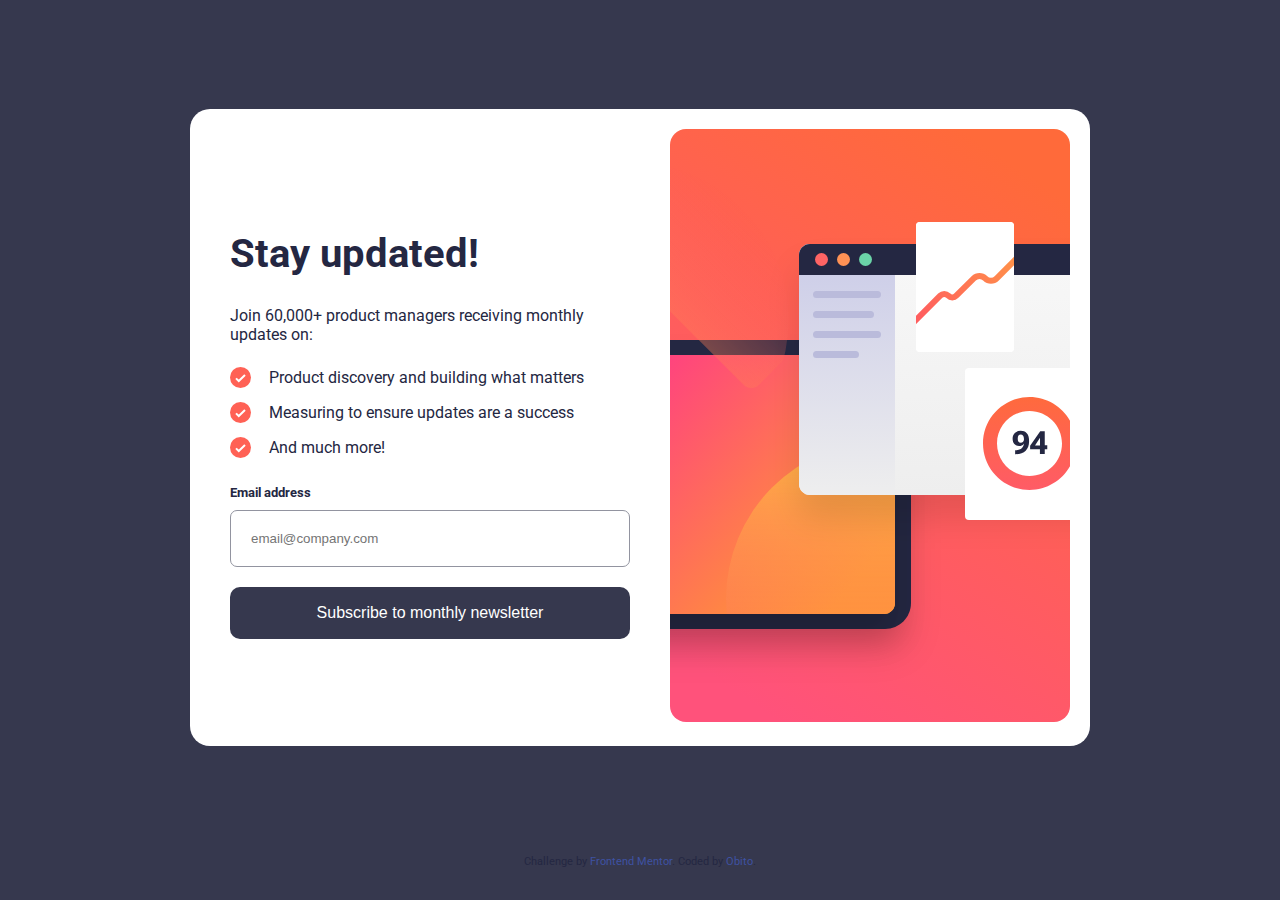
<file: index.html>
<!DOCTYPE html>
<html lang="en">
<head>
  <meta charset="UTF-8">
  <meta name="viewport" content="width=device-width, initial-scale=1.0"> <!-- displays site properly based on user's device -->
  <link rel="stylesheet" href="style.css">
  <link rel="icon" type="image/png" sizes="32x32" href="./assets/images/favicon-32x32.png">
  
  <title>Frontend Mentor | Newsletter sign-up form with success message</title>

</head>
<body>

  <!-- Sign-up form start -->
  <main>
   <div class="container">
    <div class="card">
      <div class="left">
        <h1>Stay updated!</h1>
  
        <p class="join">Join 60,000+ product managers receiving monthly updates on:</p>
    
        <span>
          <img src="assets/images/icon-list.svg" alt="">
          <p>Product discovery and building what matters</p>
        </span>
        <span>
          <img src="assets/images/icon-list.svg" alt="">
          <p>Measuring to ensure updates are a success</p>
          <p id="test"></p>
        </span>
        <span>
          <img src="assets/images/icon-list.svg" alt="">
          <p>And much more!</p>
        </span>
        <form class="form" id="form">
          <div class="label">
            <label for="email">Email address</label>
            <p class="" id="err-msg"></p>
          </div>
          <input 
          id="email"
          name="email"
          type="text"
          value="" 
          class="input" 
          placeholder="email@company.com"
          />
          <button class="subscribe">
            <p>Subscribe to monthly newsletter</p>
          </button>
        </form>
        
      </div>
      <div class="right">
        <img id="image" src="assets/images/illustration-sign-up-desktop.svg"/>
      </div>
    </div>
   </div>
  </main>
  
  
  


 

  <footer>
    <div class="attribution">
      Challenge by <a href="https://www.frontendmentor.io?ref=challenge" target="_blank">Frontend Mentor</a>. 
      Coded by <a href= "https://github.com/dannyobito">Obito</a>.
    </div>
  </footer>
  <script src="index.js"></script>
</body>
</html>
</file>
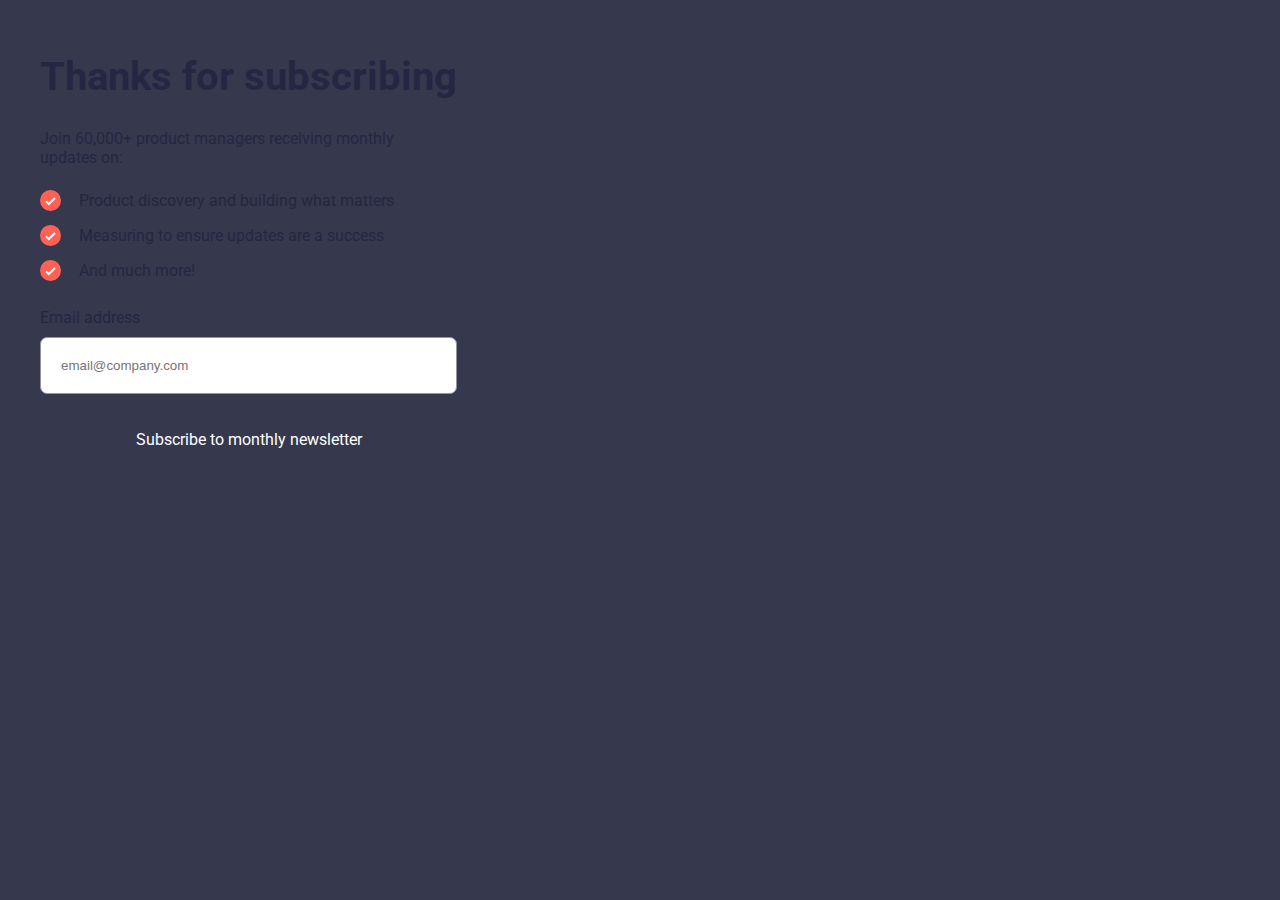
<file: subscribed.html>
<!DOCTYPE html>
<html lang="en">
<head>
    <meta charset="UTF-8">
    <meta name="viewport" content="width=device-width, initial-scale=1.0">
    <title>Document</title>
    <link rel="stylesheet" href="style.css">
</head>
<body>
    <div class="card">
        <div class="left">
            <h1>Thanks for subscribing</h1>

            <p class="join">Join 60,000+ product managers receiving monthly updates on:</p>

            <span>
                <img src="assets/images/icon-list.svg" alt="">
                <p>Product discovery and building what matters</p>
            </span>
            <span>
                <img src="assets/images/icon-list.svg" alt="">
                <p>Measuring to ensure updates are a success</p>
            </span>
            <span>
                <img src="assets/images/icon-list.svg" alt="">
                <p>And much more!</p>
            </span>
            <div class="form">
                <label for="email">Email address</label>
                <input 
                id="email"
                type="email" 
                class="input" 
                placeholder="email@company.com"
                />
            </div>
            <div class="subscribe">
                <p><a href="subscribed.html">Subscribe to monthly newsletter</a></p>
            </div>
        </div>
    </div>
</body>
</html>
</file>
<file: style.css>
@import url('https://fonts.googleapis.com/css2?family=Roboto:wght@400;700&display=swap');
html {
    box-sizing: border-box;
}
body {
    margin: 0;   
    background: hsl(235, 18%, 26%); 
    font-family: 'Roboto', sans-serif;
    color: hsl(234, 29%, 20%);
}
main{
    display: flex;
    justify-content: center;
    align-items: center;
    width: 100vw;
    height: 95vh;
    
}
span {
    display: flex;
}
span img {
    padding: 0px 10px 0px 0px;
}
span p {
    margin: 8px;
}
a{
    text-decoration: none;
    color: hsl(0, 0%, 100%);
}
h1 {
    font-size: 40px;
    margin: 13px 0px;
    font-weight: 700;
}
p{
    font-size: 16px;
}
.container {
    background: hsl(0, 0%, 100%);
    border-radius: 20px;
}
.card {
    display: flex;
    padding: 20px;
}

.left {
    padding: 20px 10px;
    display: flex;
    flex-direction: column;
    margin: auto 10px;
}
p.join{
    width: 400px;
}
.form{
    margin-top: 20px;
    display: flex;
    flex-direction: column;
}
.label{
    display: flex;
    align-items: flex-end;
    justify-content: space-between;
}
#err-msg{
    margin: 0;
    font-size: 13px;
}
.error{
    color:  hsl(4, 100%, 67%);
}
.input{
    margin-top: 10px;
    padding: 20px 0px 20px 20px;
    border: 1px solid hsl(231, 7%, 60%);
    border-radius: 7px;
    color: black;
}
.input:active{
    border: 2px solid black;
}
.err-border{
    border: 2px solid  hsl(4, 100%, 67%);
    background-color: hsla(39, 100%, 56%, 0.1);;
}
.form .label {
    font-size: 13px;
    font-weight: 700;
}
.subscribe{
    margin-top: 20px;
    text-align: center;
    background: hsl(235, 18%, 26%);
    border-radius: 10px;
    color: hsl(0, 0%, 100%);
    outline: none;
    border: none;
}
.subscribe:hover{
    background: hsl(4, 100%, 67%);
}
.right {
    margin-left: 20px;
}










.attribution { font-size: 11px; text-align: center; }
.attribution a { color: hsl(228, 45%, 44%); }



/* Media Queries */
@media screen and (max-width:1024px) {
    p.join{
        width: 300px;
    }
}
@media screen and (max-width:768px) {
    p {
        font-size: 13px;
    }
    p.join{
        width: 250px;
    }
    .right{
        margin-left: 0px;
    }
    .right img{
        height: 500px;
    }
    .left{
        margin-right: 0px;
    }
}
@media screen and (max-width: 640px) {
    body{
        background: white;
    }
    main{
        height: 100%;
        width: 100vw;
        margin: 0;
        padding: 0;
    }
    .card {
        margin: 0;
        padding: 0;
        flex-direction: column-reverse;
    }
    .container{
        margin: 0;
    }
    .left{
        margin: 0 auto;
        max-width: 400px;
    }
    .right{
        margin: 0;
        padding: 0;
        width: 100%;
    }
    .right img{
        width: 100vw;
        height: 100%;
    }
    span img {
        padding: 0px 10px 0px 0px;
    }
    p.join{
        width: 300px;
    }
}
</file>
